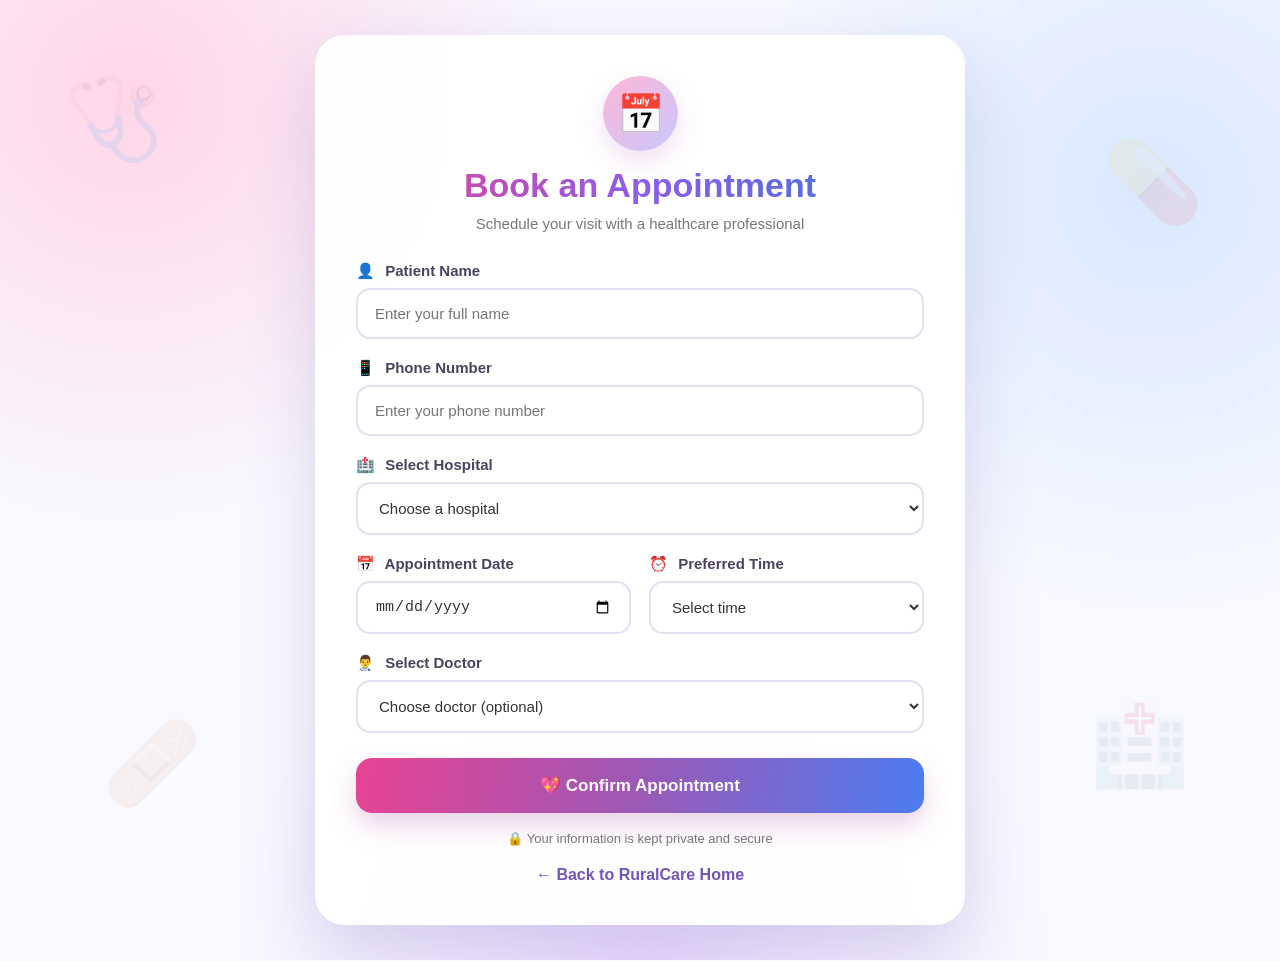
<file: templates/appointment.html>
<!DOCTYPE html>
<html lang="en">
<head>
    <meta charset="UTF-8">
    <meta name="viewport" content="width=device-width, initial-scale=1.0">

    <title>RuralCare - Book Appointment</title>

    <style>
        * {
            box-sizing: border-box;
        }

        body {
            margin: 0;
            min-height: 100vh;
            font-family: "Segoe UI", Arial, sans-serif;

            background:
                radial-gradient(circle at 10% 10%, #ffd6e8 0%, transparent 30%),
                radial-gradient(circle at 90% 20%, #d9e8ff 0%, transparent 30%),
                radial-gradient(circle at 50% 100%, #eadcff 0%, transparent 35%),
                #f8f9ff;

            display: flex;
            justify-content: center;
            align-items: center;

            padding: 35px 15px;
        }

        /* Background medical icons */

        .medical-icon {
            position: fixed;
            opacity: 0.10;
            font-size: 80px;
            pointer-events: none;
        }

        .icon1 {
            top: 8%;
            left: 5%;
        }

        .icon2 {
            top: 15%;
            right: 6%;
        }

        .icon3 {
            bottom: 10%;
            left: 8%;
        }

        .icon4 {
            bottom: 12%;
            right: 7%;
        }

        /* Main card */

        .appointment-card {
            width: 100%;
            max-width: 650px;

            background: rgba(255,255,255,0.94);

            border-radius: 30px;

            padding: 40px;

            box-shadow:
                0 25px 70px rgba(91, 75, 150, 0.20);

            position: relative;
            z-index: 2;

            border: 1px solid rgba(255,255,255,0.9);
        }

        /* Top icon */

        .top-icon {
            width: 75px;
            height: 75px;

            margin: 0 auto 15px;

            border-radius: 50%;

            display: flex;
            justify-content: center;
            align-items: center;

            font-size: 38px;

            background:
                linear-gradient(135deg, #ffb6d5, #c7c8ff);

            box-shadow:
                0 10px 25px rgba(180,100,180,0.20);
        }

        /* Heading */

        h1 {
            text-align: center;

            margin: 0;

            font-size: 34px;

            background:
                linear-gradient(
                    90deg,
                    #e84393,
                    #8e5de7,
                    #3478db
                );

            -webkit-background-clip: text;
            -webkit-text-fill-color: transparent;
        }

        .subtitle {
            text-align: center;

            color: #777;

            margin: 10px 0 30px;

            font-size: 15px;
        }

        /* Form */

        .form-group {
            margin-bottom: 20px;
        }

        label {
            display: block;

            margin-bottom: 8px;

            font-size: 15px;

            font-weight: 700;

            color: #4b4260;
        }

        label span {
            margin-right: 6px;
        }

        input,
        select {
            width: 100%;

            padding: 15px 17px;

            border-radius: 14px;

            border: 2px solid #e5dff0;

            background: #fff;

            font-size: 15px;

            color: #333;

            outline: none;

            transition: 0.25s;
        }

        input:focus,
        select:focus {

            border-color: #c65aa5;

            box-shadow:
                0 0 0 4px rgba(198,90,165,0.12);
        }

        /* Two columns */

        .row {
            display: grid;

            grid-template-columns: 1fr 1fr;

            gap: 18px;
        }

        /* Appointment button */

        .book-btn {

            width: 100%;

            border: none;

            padding: 17px;

            border-radius: 16px;

            margin-top: 5px;

            background:
                linear-gradient(
                    100deg,
                    #e84393,
                    #9b59b6,
                    #4c7cf0
                );

            color: white;

            font-size: 17px;

            font-weight: 700;

            cursor: pointer;

            box-shadow:
                0 12px 25px rgba(170,80,160,0.25);

            transition: 0.25s;
        }

        .book-btn:hover {

            transform: translateY(-3px);

            box-shadow:
                0 17px 32px rgba(170,80,160,0.32);
        }

        /* Bottom note */

        .secure {

            text-align: center;

            margin-top: 18px;

            color: #777;

            font-size: 13px;
        }

        /* Back */

        .back-home {

            display: block;

            text-align: center;

            margin-top: 20px;

            text-decoration: none;

            color: #7254b8;

            font-weight: 600;
        }

        .back-home:hover {
            text-decoration: underline;
        }

        /* Mobile */

        @media (max-width: 600px) {

            body {
                padding: 20px 12px;
            }

            .appointment-card {
                padding: 28px 20px;
            }

            h1 {
                font-size: 27px;
            }

            .row {
                grid-template-columns: 1fr;
                gap: 0;
            }

            .medical-icon {
                font-size: 50px;
            }
        }

    </style>
</head>


<body>

    <!-- Background medical decorations -->

    <div class="medical-icon icon1">🩺</div>
    <div class="medical-icon icon2">💊</div>
    <div class="medical-icon icon3">🩹</div>
    <div class="medical-icon icon4">🏥</div>


    <!-- Main Appointment Card -->

    <div class="appointment-card">

        <div class="top-icon">
            📅
        </div>


        <h1>
            Book an Appointment
        </h1>

        <div class="subtitle">
            Schedule your visit with a healthcare professional
        </div>


        <form method="POST">


            <!-- Name -->

            <div class="form-group">

                <label>
                    <span>👤</span>
                    Patient Name
                </label>

                <input
                    type="text"
                    name="name"
                    placeholder="Enter your full name"
                    required
                >

            </div>


            <!-- Phone -->

            <div class="form-group">

                <label>
                    <span>📱</span>
                    Phone Number
                </label>

                <input
                    type="tel"
                    name="phone"
                    placeholder="Enter your phone number"
                    required
                >

            </div>


            <!-- Hospital -->

            <div class="form-group">

                <label>
                    <span>🏥</span>
                    Select Hospital
                </label>

                <select name="hospital" required>

                    <option value="">
                        Choose a hospital
                    </option>

                    <option>
                        RuralCare Community Hospital
                    </option>

                    <option>
                        District Government Hospital
                    </option>

                    <option>
                        City Healthcare Centre
                    </option>

                    <option>
                        District Health Centre
                    </option>

                </select>

            </div>


            <!-- Date + Time -->

            <div class="row">

                <div class="form-group">

                    <label>
                        <span>📅</span>
                        Appointment Date
                    </label>

                    <input
                        type="date"
                        name="date"
                        required
                    >

                </div>


                <div class="form-group">

                    <label>
                        <span>⏰</span>
                        Preferred Time
                    </label>

                    <select name="time" required>

                        <option value="">
                            Select time
                        </option>

                        <option>09:00 AM</option>
                        <option>10:00 AM</option>
                        <option>11:00 AM</option>
                        <option>12:00 PM</option>
                        <option>02:00 PM</option>
                        <option>03:00 PM</option>
                        <option>04:00 PM</option>

                    </select>

                </div>

            </div>


            <!-- Doctor -->

            <div class="form-group">

                <label>
                    <span>👨‍⚕️</span>
                    Select Doctor
                </label>

                <select name="doctor">

                    <option value="">
                        Choose doctor (optional)
                    </option>

                    <option>
                        General Physician
                    </option>

                    <option>
                        Child Specialist
                    </option>

                    <option>
                        Women's Health Specialist
                    </option>

                    <option>
                        Senior Medical Officer
                    </option>

                </select>

            </div>


            <!-- Button -->

            <button
                type="submit"
                class="book-btn"
            >

                💖 Confirm Appointment

            </button>


        </form>


        <div class="secure">
            🔒 Your information is kept private and secure
        </div>


        <a
            href="/"
            class="back-home"
        >
            ← Back to RuralCare Home
        </a>

    </div>


</body>
</html>
</file>
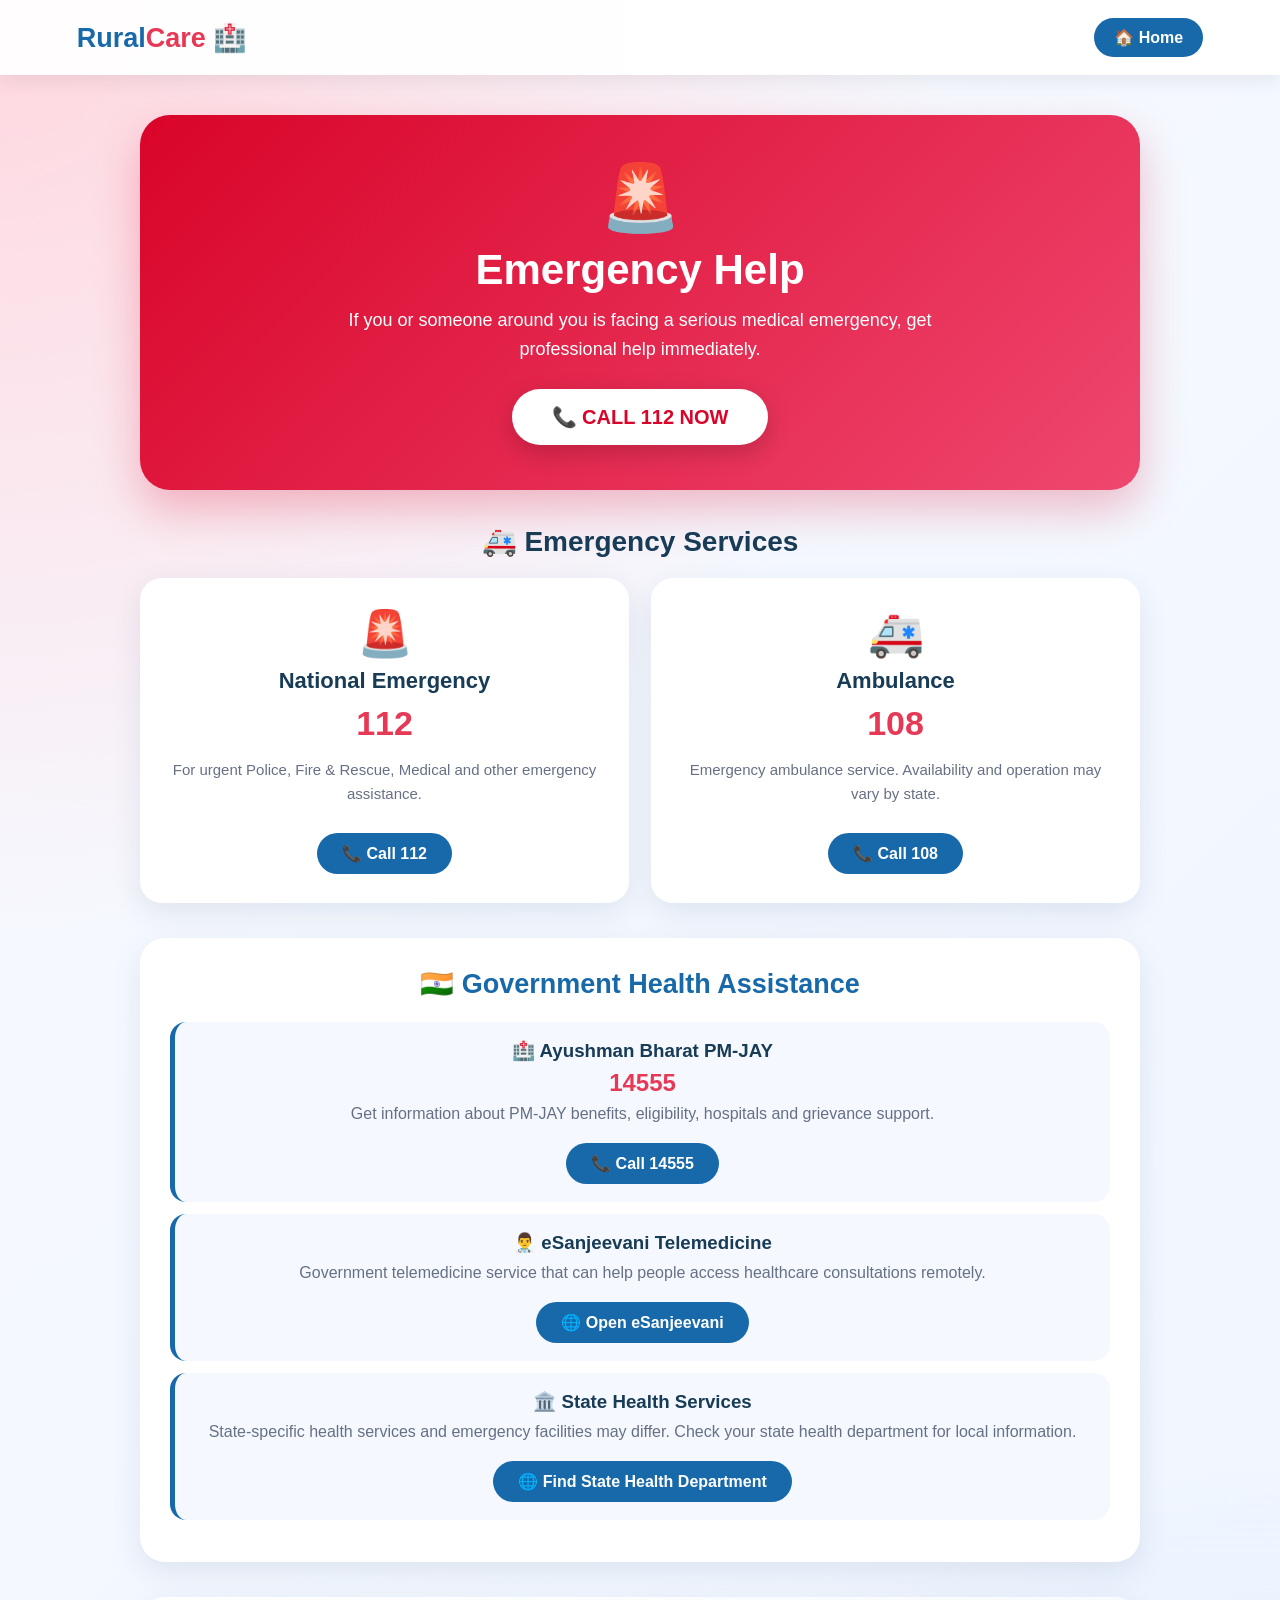
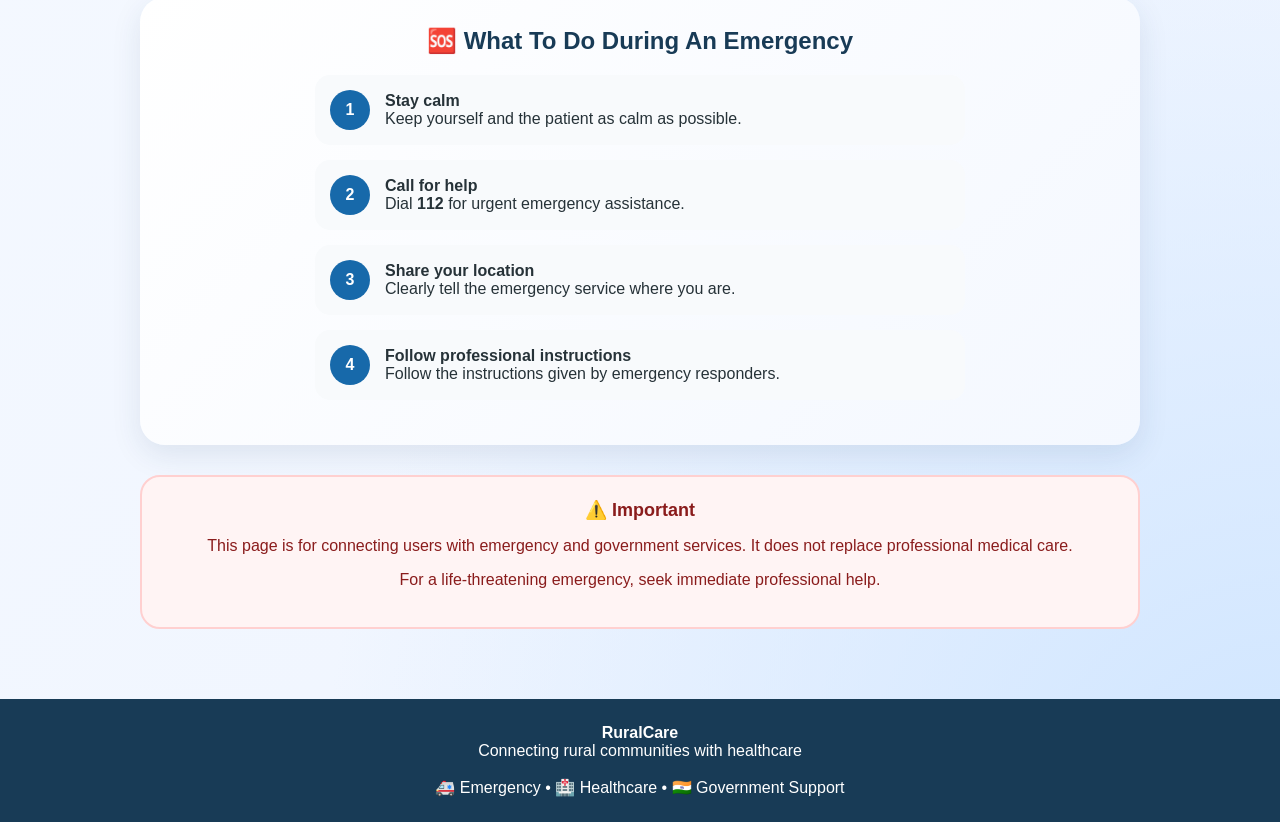
<file: templates/emergency.html>
<!DOCTYPE html>
<html lang="en">

<head>
    <meta charset="UTF-8">
    <meta name="viewport" content="width=device-width, initial-scale=1.0">

    <title>RuralCare - Emergency Help</title>

    <style>

        * {
            box-sizing: border-box;
        }

        body {
            margin: 0;
            font-family: "Segoe UI", Arial, sans-serif;

            background:
                radial-gradient(circle at top left, #ffd6df, transparent 35%),
                radial-gradient(circle at bottom right, #cfe5ff, transparent 35%),
                linear-gradient(135deg, #f8fbff, #eef4ff);

            min-height: 100vh;
            color: #263238;
        }


        /* =========================
           HEADER
        ========================= */

        header {
            background: rgba(255,255,255,0.95);

            padding: 18px 6%;

            display: flex;
            justify-content: space-between;
            align-items: center;

            box-shadow: 0 5px 20px rgba(0,0,0,0.08);

            position: sticky;
            top: 0;

            z-index: 100;
        }

        .logo {
            font-size: 27px;
            font-weight: 800;

            color: #1769aa;
        }

        .logo span {
            color: #e63956;
        }

        .home-btn {
            text-decoration: none;

            background: #1769aa;
            color: white;

            padding: 10px 20px;

            border-radius: 25px;

            font-weight: bold;

            transition: 0.3s;
        }

        .home-btn:hover {
            background: #0d4f83;
            transform: translateY(-2px);
        }


        /* =========================
           MAIN
        ========================= */

        .main {
            width: 92%;
            max-width: 1000px;

            margin: 40px auto 70px;

            text-align: center;
        }


        /* =========================
           HERO
        ========================= */

        .hero {
            background:
                linear-gradient(
                    135deg,
                    #d90429,
                    #ef476f
                );

            color: white;

            padding: 45px 25px;

            border-radius: 30px;

            box-shadow:
                0 20px 45px rgba(217,4,41,0.25);

            margin-bottom: 30px;
        }

        .hero-icon {
            font-size: 65px;

            margin-bottom: 10px;
        }

        .hero h1 {
            font-size: 42px;

            margin: 5px 0 12px;

            font-weight: 800;
        }

        .hero p {
            font-size: 18px;

            margin: 0 auto;

            max-width: 650px;

            line-height: 1.6;
        }


        /* =========================
           MAIN EMERGENCY BUTTON
        ========================= */

        .call-112 {
            display: inline-block;

            margin-top: 25px;

            padding: 16px 40px;

            background: white;

            color: #d90429;

            border-radius: 50px;

            text-decoration: none;

            font-size: 20px;

            font-weight: 800;

            box-shadow:
                0 8px 25px rgba(0,0,0,0.18);

            transition: 0.3s;
        }

        .call-112:hover {
            transform: scale(1.05);
        }


        /* =========================
           SECTION TITLE
        ========================= */

        .section-title {
            font-size: 28px;

            margin: 35px 0 20px;

            color: #183b56;

            font-weight: 800;
        }


        /* =========================
           SERVICE CARDS
        ========================= */

        .cards {
            display: grid;

            grid-template-columns:
                repeat(2, minmax(250px, 1fr));

            gap: 22px;

            margin-top: 20px;
        }

        .card {
            background: rgba(255,255,255,0.96);

            border-radius: 22px;

            padding: 28px 22px;

            box-shadow:
                0 10px 30px rgba(30,60,100,0.10);

            border: 1px solid rgba(255,255,255,0.8);

            transition: 0.3s;
        }

        .card:hover {
            transform: translateY(-6px);

            box-shadow:
                0 18px 35px rgba(30,60,100,0.16);
        }

        .card-icon {
            font-size: 45px;

            margin-bottom: 8px;
        }

        .card h3 {
            margin: 8px 0;

            font-size: 22px;

            color: #183b56;
        }

        .number {
            font-size: 34px;

            font-weight: 900;

            color: #e63956;

            margin: 10px 0;
        }

        .card p {
            color: #667085;

            line-height: 1.6;

            font-size: 15px;
        }

        .call-btn {
            display: inline-block;

            margin-top: 12px;

            padding: 11px 25px;

            border-radius: 25px;

            background: #1769aa;

            color: white;

            text-decoration: none;

            font-weight: 700;

            transition: 0.3s;
        }

        .call-btn:hover {
            background: #0d4f83;
        }


        /* =========================
           GOVERNMENT ASSISTANCE
        ========================= */

        .government {
            margin-top: 35px;

            background: white;

            padding: 30px;

            border-radius: 25px;

            box-shadow:
                0 10px 30px rgba(30,60,100,0.10);
        }

        .government h2 {
            margin-top: 0;

            color: #1769aa;

            font-size: 27px;
        }

        .gov-item {
            padding: 18px;

            margin: 12px 0;

            border-radius: 16px;

            background: #f5f9ff;

            border-left: 5px solid #1769aa;
        }

        .gov-item h3 {
            margin: 0 0 7px;

            color: #183b56;
        }

        .gov-item p {
            margin: 5px 0;

            color: #667085;

            line-height: 1.5;
        }

        .gov-number {
            font-size: 24px;

            font-weight: 800;

            color: #e63956;
        }


        /* =========================
           EMERGENCY STEPS
        ========================= */

        .steps {
            margin-top: 35px;

            background:
                linear-gradient(
                    135deg,
                    #ffffff,
                    #f4f8ff
                );

            padding: 30px;

            border-radius: 25px;

            box-shadow:
                0 10px 30px rgba(30,60,100,0.10);
        }

        .steps h2 {
            color: #183b56;

            margin-top: 0;
        }

        .step {
            display: flex;

            align-items: center;

            gap: 15px;

            margin: 15px auto;

            max-width: 650px;

            text-align: left;

            background: #f8fafc;

            padding: 15px;

            border-radius: 15px;
        }

        .step-number {
            min-width: 40px;

            height: 40px;

            border-radius: 50%;

            background: #1769aa;

            color: white;

            display: flex;

            align-items: center;

            justify-content: center;

            font-weight: 800;
        }


        /* =========================
           IMPORTANT WARNING
        ========================= */

        .warning {
            margin-top: 30px;

            padding: 22px;

            background: #fff4f4;

            border: 2px solid #ffd0d0;

            border-radius: 20px;

            color: #8a1c1c;
        }

        .warning strong {
            font-size: 18px;
        }


        /* =========================
           FOOTER
        ========================= */

        footer {
            text-align: center;

            padding: 25px;

            background: #183b56;

            color: white;

            margin-top: 40px;
        }


        /* =========================
           MOBILE
        ========================= */

        @media(max-width:700px) {

            header {
                padding: 15px 4%;
            }

            .logo {
                font-size: 22px;
            }

            .hero h1 {
                font-size: 32px;
            }

            .cards {
                grid-template-columns: 1fr;
            }

            .main {
                width: 94%;
            }

            .number {
                font-size: 30px;
            }

        }

    </style>

</head>


<body>


<!-- =========================
     HEADER
========================= -->

<header>

    <div class="logo">
        Rural<span>Care</span> 🏥
    </div>

    <a href="/" class="home-btn">
        🏠 Home
    </a>

</header>



<!-- =========================
     MAIN CONTENT
========================= -->

<div class="main">


    <!-- HERO -->

    <section class="hero">

        <div class="hero-icon">
            🚨
        </div>

        <h1>
            Emergency Help
        </h1>

        <p>
            If you or someone around you is facing a serious
            medical emergency, get professional help immediately.
        </p>

        <a href="tel:112" class="call-112">
            📞 CALL 112 NOW
        </a>

    </section>



    <!-- EMERGENCY SERVICES -->

    <h2 class="section-title">
        🚑 Emergency Services
    </h2>


    <div class="cards">


        <!-- 112 -->

        <div class="card">

            <div class="card-icon">
                🚨
            </div>

            <h3>
                National Emergency
            </h3>

            <div class="number">
                112
            </div>

            <p>
                For urgent Police, Fire & Rescue,
                Medical and other emergency assistance.
            </p>

            <a href="tel:112" class="call-btn">
                📞 Call 112
            </a>

        </div>



        <!-- 108 -->

        <div class="card">

            <div class="card-icon">
                🚑
            </div>

            <h3>
                Ambulance
            </h3>

            <div class="number">
                108
            </div>

            <p>
                Emergency ambulance service.
                Availability and operation may vary by state.
            </p>

            <a href="tel:108" class="call-btn">
                📞 Call 108
            </a>

        </div>


    </div>



    <!-- GOVERNMENT HELP -->

    <div class="government">

        <h2>
            🇮🇳 Government Health Assistance
        </h2>


        <!-- AYUSHMAN -->

        <div class="gov-item">

            <h3>
                🏥 Ayushman Bharat PM-JAY
            </h3>

            <div class="gov-number">
                14555
            </div>

            <p>
                Get information about PM-JAY benefits,
                eligibility, hospitals and grievance support.
            </p>

            <a
                href="tel:14555"
                class="call-btn">
                📞 Call 14555
            </a>

        </div>



        <!-- ESANJEEVANI -->

        <div class="gov-item">

            <h3>
                👨‍⚕️ eSanjeevani Telemedicine
            </h3>

            <p>
                Government telemedicine service that can
                help people access healthcare consultations
                remotely.
            </p>

            <a
                href="https://esanjeevani.mohfw.gov.in/"
                target="_blank"
                class="call-btn">
                🌐 Open eSanjeevani
            </a>

        </div>



        <!-- STATE SERVICES -->

        <div class="gov-item">

            <h3>
                🏛️ State Health Services
            </h3>

            <p>
                State-specific health services and emergency
                facilities may differ. Check your state health
                department for local information.
            </p>

            <a
                href="https://www.mohfw.gov.in/state-health-department"
                target="_blank"
                class="call-btn">
                🌐 Find State Health Department
            </a>

        </div>


    </div>



    <!-- WHAT TO DO -->

    <div class="steps">

        <h2>
            🆘 What To Do During An Emergency
        </h2>


        <div class="step">

            <div class="step-number">
                1
            </div>

            <div>
                <strong>Stay calm</strong><br>
                Keep yourself and the patient as calm as possible.
            </div>

        </div>



        <div class="step">

            <div class="step-number">
                2
            </div>

            <div>
                <strong>Call for help</strong><br>
                Dial <b>112</b> for urgent emergency assistance.
            </div>

        </div>



        <div class="step">

            <div class="step-number">
                3
            </div>

            <div>
                <strong>Share your location</strong><br>
                Clearly tell the emergency service where you are.
            </div>

        </div>



        <div class="step">

            <div class="step-number">
                4
            </div>

            <div>
                <strong>Follow professional instructions</strong><br>
                Follow the instructions given by emergency responders.
            </div>

        </div>


    </div>



    <!-- WARNING -->

    <div class="warning">

        <strong>
            ⚠️ Important
        </strong>

        <p>
            This page is for connecting users with emergency
            and government services. It does not replace
            professional medical care.
        </p>

        <p>
            For a life-threatening emergency, seek immediate
            professional help.
        </p>

    </div>


</div>



<!-- =========================
     FOOTER
========================= -->

<footer>

    <strong>
        RuralCare
    </strong>

    <br>

    Connecting rural communities with healthcare

    <br><br>

    🚑 Emergency • 🏥 Healthcare • 🇮🇳 Government Support

</footer>


</body>

</html>
</file>
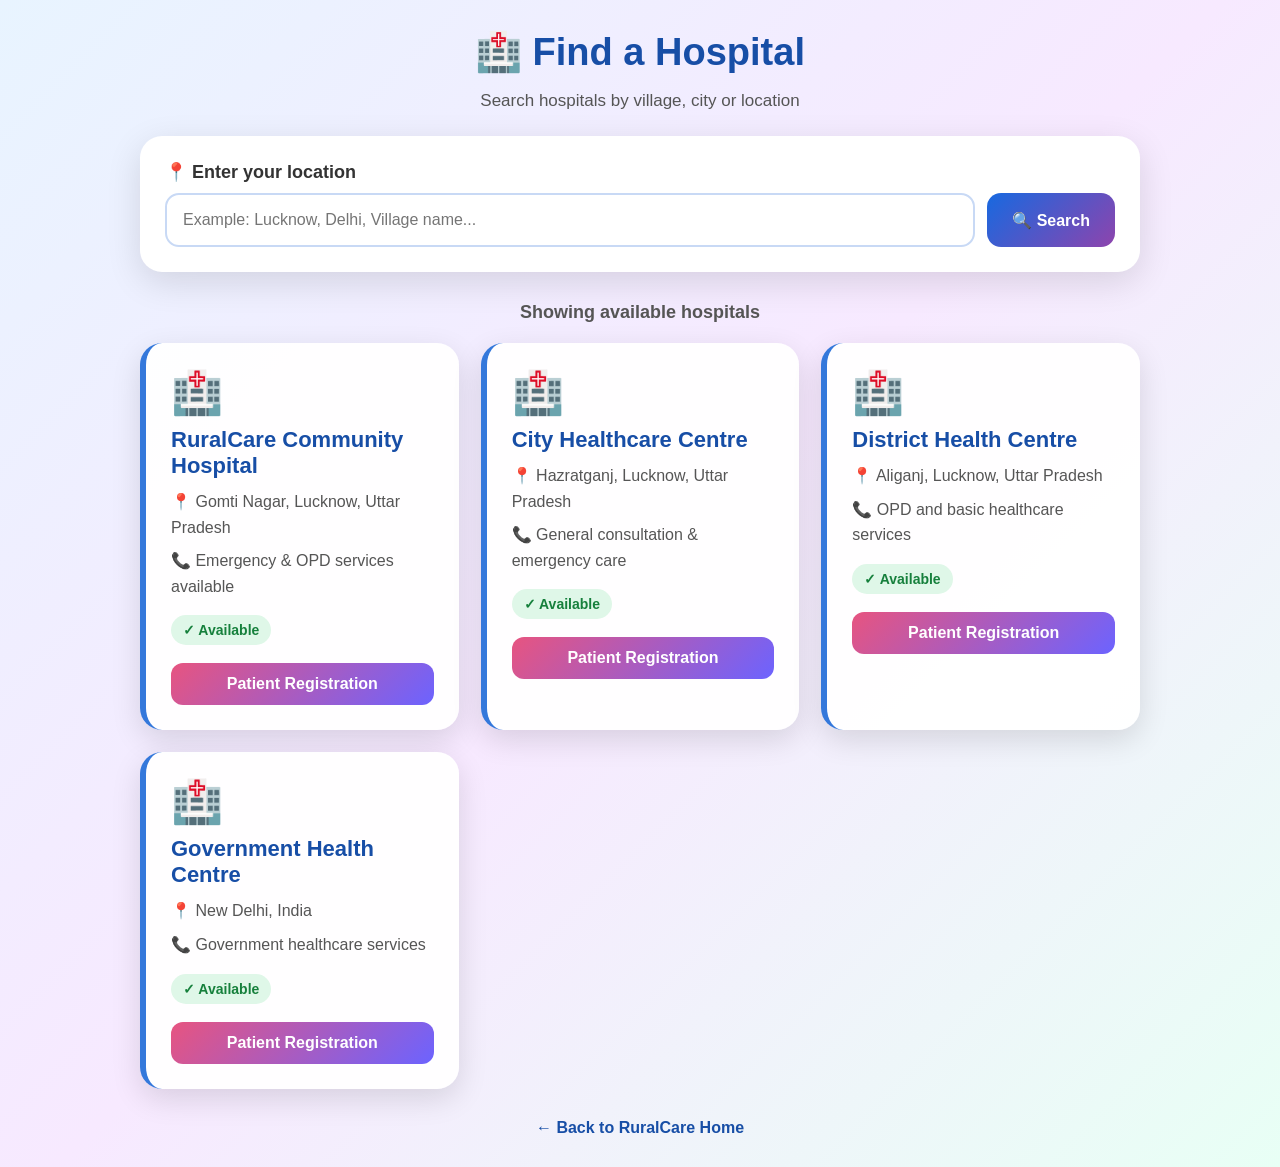
<file: templates/hospitals.html>
<!DOCTYPE html>
<html lang="en">
<head>
    <meta charset="UTF-8">
    <meta name="viewport" content="width=device-width, initial-scale=1.0">

    <title>Find Hospital - RuralCare</title>

    <style>
        * {
            box-sizing: border-box;
        }

        body {
            margin: 0;
            font-family: Arial, sans-serif;
            min-height: 100vh;

            background:
                linear-gradient(135deg, #e8f4ff, #f7e9ff, #e8fff5);

            padding: 30px 15px;
        }

        .page {
            width: 95%;
            max-width: 1000px;
            margin: auto;
        }

        /* HEADER */
        .header {
            text-align: center;
            margin-bottom: 25px;
        }

        .header h1 {
            font-size: 38px;
            margin: 0;
            color: #174ea6;
        }

        .header p {
            color: #555;
            font-size: 17px;
        }

        /* SEARCH BOX */
        .search-box {
            background: white;
            padding: 25px;
            border-radius: 22px;

            box-shadow: 0 10px 35px rgba(0,0,0,0.12);

            margin-bottom: 30px;
        }

        .search-box label {
            display: block;
            font-size: 18px;
            font-weight: bold;
            margin-bottom: 10px;
            color: #333;
        }

        .search-row {
            display: flex;
            gap: 12px;
        }

        .search-row input {
            flex: 1;

            padding: 16px;

            border: 2px solid #c8d9f5;
            border-radius: 14px;

            font-size: 16px;

            outline: none;
        }

        .search-row input:focus {
            border-color: #3478db;
            box-shadow: 0 0 0 4px rgba(52,120,219,0.12);
        }

        .search-row button {
            padding: 15px 25px;

            border: none;
            border-radius: 14px;

            background: linear-gradient(135deg, #1769e0, #8e44ad);

            color: white;

            font-size: 16px;
            font-weight: bold;

            cursor: pointer;
        }

        .search-row button:hover {
            transform: translateY(-2px);
        }

        /* RESULTS */
        #resultMessage {
            text-align: center;
            font-size: 18px;
            font-weight: bold;
            color: #555;
            margin-bottom: 20px;
        }

        .hospital-list {
            display: grid;

            grid-template-columns:
                repeat(auto-fit, minmax(280px, 1fr));

            gap: 22px;
        }

        /* HOSPITAL CARD */
        .hospital-card {
            background: rgba(255,255,255,0.97);

            border-radius: 22px;

            padding: 25px;

            box-shadow:
                0 10px 30px rgba(0,0,0,0.12);

            border-left: 6px solid #3478db;

            transition: 0.25s;
        }

        .hospital-card:hover {
            transform: translateY(-6px);

            box-shadow:
                0 18px 40px rgba(0,0,0,0.18);
        }

        .hospital-icon {
            font-size: 42px;
        }

        .hospital-card h2 {
            color: #174ea6;
            margin: 10px 0;
            font-size: 22px;
        }

        .hospital-card p {
            color: #555;
            line-height: 1.6;
            margin: 8px 0;
        }

        .available {
            display: inline-block;

            background: #dff7e8;
            color: #16803c;

            padding: 7px 12px;

            border-radius: 20px;

            font-size: 14px;
            font-weight: bold;

            margin-top: 8px;
        }

        .book-btn {
            display: block;

            text-align: center;

            margin-top: 18px;

            padding: 12px;

            border-radius: 12px;

            background: linear-gradient(
                135deg,
                #e75480,
                #6c63ff
            );

            color: white;

            text-decoration: none;

            font-weight: bold;
        }

        .book-btn:hover {
            opacity: 0.9;
        }

        .back {
            display: block;

            text-align: center;

            margin-top: 30px;

            color: #174ea6;

            text-decoration: none;

            font-weight: bold;
        }

        /* MOBILE */
        @media(max-width:600px) {

            .header h1 {
                font-size: 29px;
            }

            .search-row {
                flex-direction: column;
            }

            .search-row button {
                width: 100%;
            }
        }
    </style>
</head>

<body>

<div class="page">

    <!-- HEADER -->

    <div class="header">

        <h1>🏥 Find a Hospital</h1>

        <p>
            Search hospitals by village, city or location
        </p>

    </div>


    <!-- SEARCH -->

    <div class="search-box">

        <label>
            📍 Enter your location
        </label>

        <div class="search-row">

            <input
                type="text"
                id="searchInput"
                placeholder="Example: Lucknow, Delhi, Village name..."
            >

            <button onclick="searchHospitals()">
                🔍 Search
            </button>

        </div>

    </div>


    <!-- MESSAGE -->

    <div id="resultMessage">
        Showing available hospitals
    </div>


    <!-- HOSPITALS -->

    <div class="hospital-list" id="hospitalList">


        <div
            class="hospital-card"
            data-location="lucknow gomti nagar uttar pradesh"
        >

            <div class="hospital-icon">
                🏥
            </div>

            <h2>RuralCare Community Hospital</h2>

            <p>
                📍 Gomti Nagar, Lucknow, Uttar Pradesh
            </p>

            <p>
                📞 Emergency & OPD services available
            </p>

            <span class="available">
                ✓ Available
            </span>

            <a href="/register" class="book-btn">
                Patient Registration
            </a>

        </div>


        <div
            class="hospital-card"
            data-location="lucknow hazratganj uttar pradesh"
        >

            <div class="hospital-icon">
                🏥
            </div>

            <h2>City Healthcare Centre</h2>

            <p>
                📍 Hazratganj, Lucknow, Uttar Pradesh
            </p>

            <p>
                📞 General consultation & emergency care
            </p>

            <span class="available">
                ✓ Available
            </span>

            <a href="/register" class="book-btn">
                Patient Registration
            </a>

        </div>


        <div
            class="hospital-card"
            data-location="lucknow aliganj uttar pradesh"
        >

            <div class="hospital-icon">
                🏥
            </div>

            <h2>District Health Centre</h2>

            <p>
                📍 Aliganj, Lucknow, Uttar Pradesh
            </p>

            <p>
                📞 OPD and basic healthcare services
            </p>

            <span class="available">
                ✓ Available
            </span>

            <a href="/register" class="book-btn">
                Patient Registration
            </a>

        </div>


        <div
            class="hospital-card"
            data-location="delhi india"
        >

            <div class="hospital-icon">
                🏥
            </div>

            <h2>Government Health Centre</h2>

            <p>
                📍 New Delhi, India
            </p>

            <p>
                📞 Government healthcare services
            </p>

            <span class="available">
                ✓ Available
            </span>

            <a href="/register" class="book-btn">
                Patient Registration
            </a>

        </div>


    </div>


    <a href="/" class="back">
        ← Back to RuralCare Home
    </a>

</div>


<script>

function searchHospitals() {

    /* Get what user typed */

    let searchText =
        document.getElementById("searchInput")
        .value
        .toLowerCase()
        .trim();


    /* Get all hospital cards */

    let hospitals =
        document.querySelectorAll(".hospital-card");


    let count = 0;


    /* Check every hospital */

    hospitals.forEach(function(hospital) {

        let location =
            hospital
            .getAttribute("data-location")
            .toLowerCase();


        /*
        If search is empty
        OR location contains search text
        */

        if (
            searchText === "" ||
            location.includes(searchText)
        ) {

            hospital.style.display = "block";

            count++;

        } else {

            hospital.style.display = "none";

        }

    });


    /* Show result message */

    let message =
        document.getElementById("resultMessage");


    if (count === 0) {

        message.innerHTML =
            "❌ No hospital found for this location.";

    } else {

        message.innerHTML =
            "🏥 " + count +
            " hospital(s) available near your search.";

    }

}


/* Search when pressing ENTER */

document
.getElementById("searchInput")
.addEventListener("keydown", function(event) {

    if (event.key === "Enter") {

        searchHospitals();

    }

});

</script>

</body>
</html>
</file>
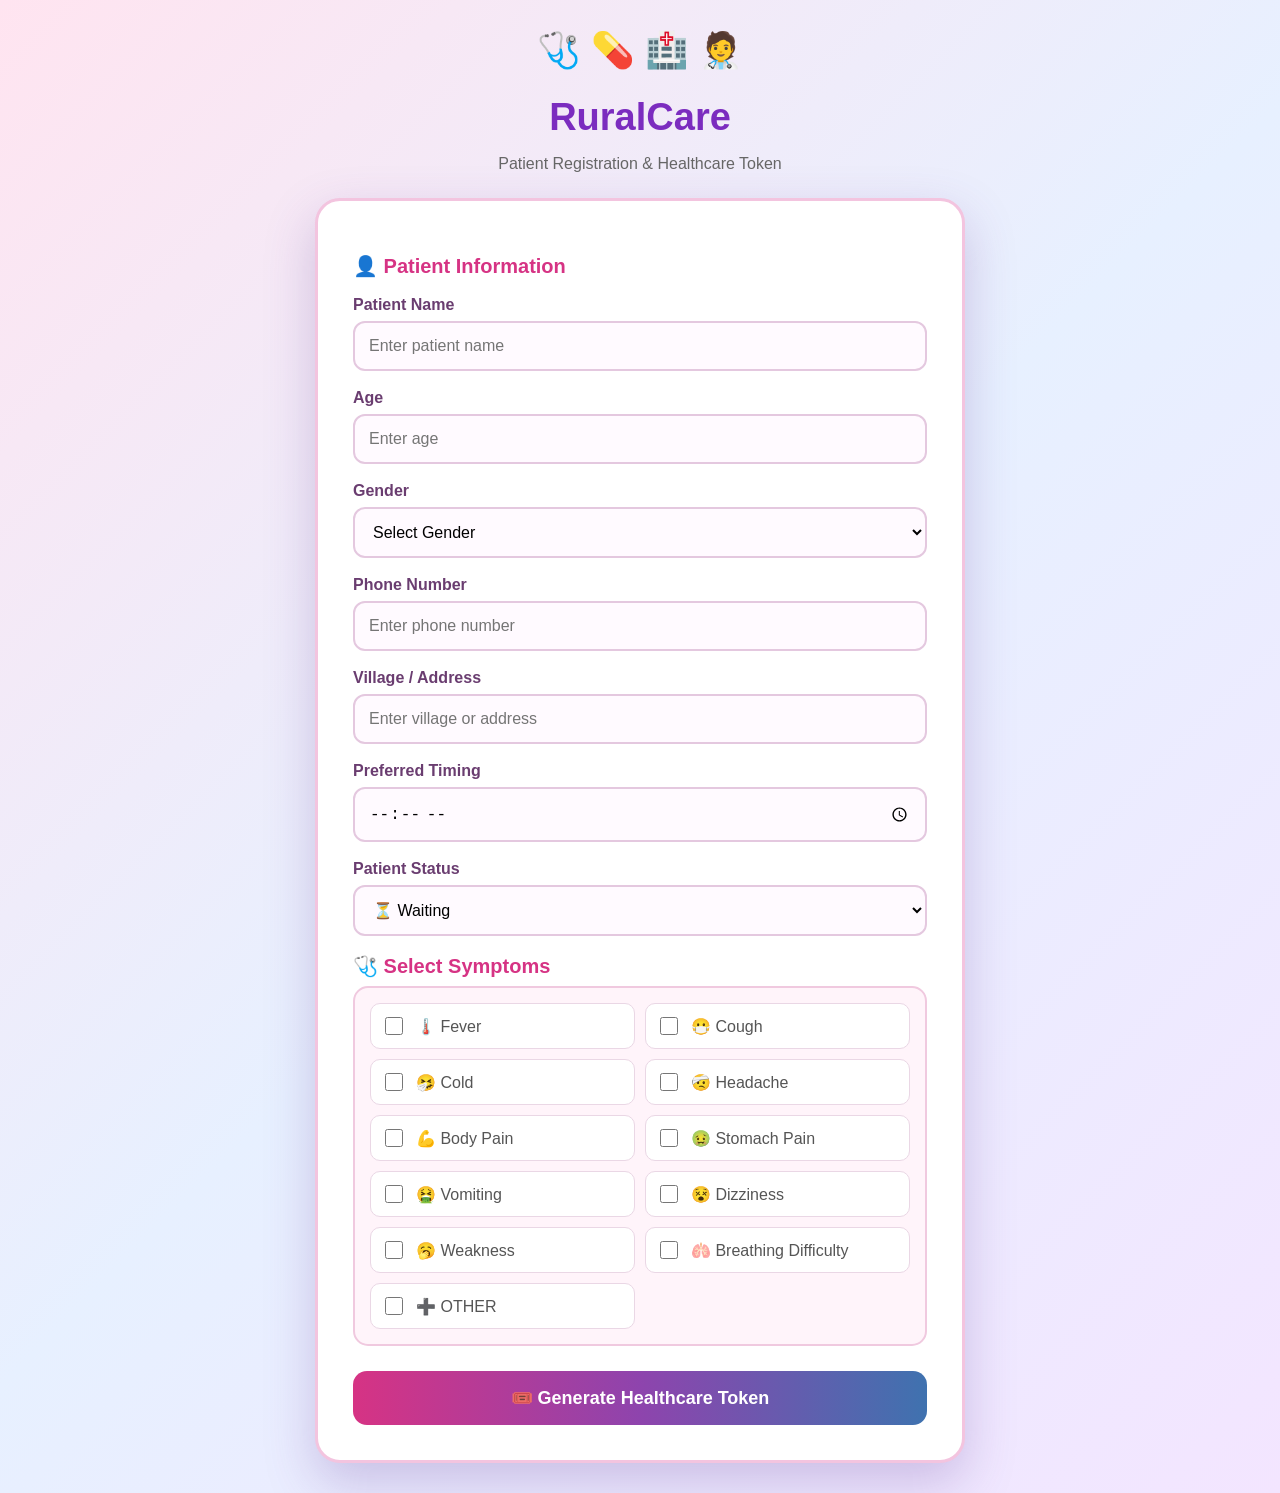
<file: templates/register.html>
<!DOCTYPE html>
<html lang="en">
<head>
    <meta charset="UTF-8">
    <meta name="viewport" content="width=device-width, initial-scale=1.0">

    <title>RuralCare Patient Registration</title>

    <style>
        * {
            box-sizing: border-box;
        }

        body {
            margin: 0;
            min-height: 100vh;
            font-family: Arial, sans-serif;

            background: linear-gradient(
                135deg,
                #ffe4f0,
                #e7f0ff,
                #f3e5ff
            );

            display: flex;
            justify-content: center;
            align-items: center;

            padding: 30px;
        }

        .page {
            width: 100%;
            max-width: 650px;
        }

        .title {
            text-align: center;
            color: #7b2cbf;
            font-size: 38px;
            margin-bottom: 8px;
        }

        .subtitle {
            text-align: center;
            color: #666;
            margin-bottom: 25px;
        }

        .card {
            background: white;
            padding: 35px;
            border-radius: 25px;

            box-shadow:
                0 20px 50px rgba(100, 60, 150, 0.25);

            border: 3px solid #f3c4df;
        }

        .section-title {
            font-size: 20px;
            font-weight: bold;
            color: #d63384;

            margin-top: 18px;
            margin-bottom: 8px;
        }

        label {
            display: block;
            font-weight: bold;
            color: #6a3d70;
            margin-bottom: 7px;
            margin-top: 18px;
        }

        input,
        select {
            width: 100%;
            padding: 14px;

            border: 2px solid #e4c8df;
            border-radius: 12px;

            font-size: 16px;
            outline: none;
            background: #fffaff;
        }

        input:focus,
        select:focus {
            border-color: #d63384;

            box-shadow:
                0 0 0 4px rgba(214, 51, 132, 0.12);
        }

        /* SYMPTOMS */

        .symptoms-box {
            display: grid;
            grid-template-columns: 1fr 1fr;
            gap: 10px;

            background: #fff4fa;
            padding: 15px;

            border-radius: 15px;
            border: 2px solid #f0c9df;
        }

        .symptom {
            display: flex;
            align-items: center;

            gap: 10px;

            padding: 10px;

            background: white;

            border-radius: 10px;

            border: 1px solid #ead7e5;
        }

        .symptom input {
            width: 18px;
            height: 18px;
        }

        .symptom label {
            margin: 0;
            color: #555;
            font-weight: normal;
        }

        .button {
            width: 100%;

            margin-top: 25px;

            padding: 16px;

            border: none;
            border-radius: 14px;

            background: linear-gradient(
                90deg,
                #d63384,
                #8e44ad,
                #3f72af
            );

            color: white;

            font-size: 18px;
            font-weight: bold;

            cursor: pointer;
        }

        .button:hover {
            transform: scale(1.02);
        }

        .medical-icons {
            text-align: center;
            font-size: 35px;
            margin-bottom: 10px;
        }

        @media(max-width:600px) {

            .title {
                font-size: 28px;
            }

            .card {
                padding: 22px;
            }

            .symptoms-box {
                grid-template-columns: 1fr;
            }
        }
    </style>
</head>

<body>

<div class="page">

    <div class="medical-icons">
        🩺 💊 🏥 🧑‍⚕️
    </div>

    <h1 class="title">
        RuralCare
    </h1>

    <p class="subtitle">
        Patient Registration & Healthcare Token
    </p>

    <div class="card">

        <form method="POST">

            <div class="section-title">
                👤 Patient Information
            </div>

            <label>Patient Name</label>

            <input
                type="text"
                name="name"
                placeholder="Enter patient name"
                required
            >


            <label>Age</label>

            <input
                type="number"
                name="age"
                min="0"
                max="120"
                placeholder="Enter age"
                required
            >


            <label>Gender</label>

            <select name="gender" required>

                <option value="">
                    Select Gender
                </option>

                <option value="Female">
                    👩 Female
                </option>

                <option value="Male">
                    👨 Male
                </option>

                <option value="Other">
                    Other
                </option>

            </select>


            <label>Phone Number</label>

            <input
                type="text"
                name="phone"
                placeholder="Enter phone number"
            >


            <label>Village / Address</label>

            <input
                type="text"
                name="village"
                placeholder="Enter village or address"
            >
            <label>Preferred Timing</label>

            <input
                type="time"
                name="timing"
            >
            <label>Patient Status</label>

<select name="status">

    <option value="Waiting" selected>
        ⏳ Waiting
    </option>

    <option value="In Consultation">
        🩺 In Consultation
    </option>

    <option value="Completed">
        ✅ Completed
    </option>

    <option value="Emergency">
        🚨 Emergency
    </option>

    <option value="Cancelled">
        ❌ Cancelled
    </option>

</select>

            <div class="section-title">
                🩺 Select Symptoms
            </div>

            <div class="symptoms-box">

                <div class="symptom">
                    <input type="checkbox"
                           name="symptoms"
                           value="Fever"
                           id="fever">
                    <label for="fever">🌡️ Fever</label>
                </div>

                <div class="symptom">
                    <input type="checkbox"
                           name="symptoms"
                           value="Cough"
                           id="cough">
                    <label for="cough">😷 Cough</label>
                </div>

                <div class="symptom">
                    <input type="checkbox"
                           name="symptoms"
                           value="Cold"
                           id="cold">
                    <label for="cold">🤧 Cold</label>
                </div>

                <div class="symptom">
                    <input type="checkbox"
                           name="symptoms"
                           value="Headache"
                           id="headache">
                    <label for="headache">🤕 Headache</label>
                </div>

                <div class="symptom">
                    <input type="checkbox"
                           name="symptoms"
                           value="Body Pain"
                           id="bodypain">
                    <label for="bodypain">💪 Body Pain</label>
                </div>

                <div class="symptom">
                    <input type="checkbox"
                           name="symptoms"
                           value="Stomach Pain"
                           id="stomach">
                    <label for="stomach">🤢 Stomach Pain</label>
                </div>

                <div class="symptom">
                    <input type="checkbox"
                           name="symptoms"
                           value="Vomiting"
                           id="vomiting">
                    <label for="vomiting">🤮 Vomiting</label>
                </div>

                <div class="symptom">
                    <input type="checkbox"
                           name="symptoms"
                           value="Dizziness"
                           id="dizziness">
                    <label for="dizziness">😵 Dizziness</label>
                </div>

                <div class="symptom">
                    <input type="checkbox"
                           name="symptoms"
                           value="Weakness"
                           id="weakness">
                    <label for="weakness">🥱 Weakness</label>
                </div>

                <div class="symptom">
                    <input type="checkbox"
                           name="symptoms"
                           value="Breathing Difficulty"
                           id="breathing">
                    <label for="breathing">🫁 Breathing Difficulty</label>
                </div>
                <div class="symptom">
                    <input type="checkbox"
                           name="symptoms"
                           value="Other"
                           id="Other">
                    <label for="Other">➕ OTHER</label>
                </div>

            </div>


            <button
                type="submit"
                class="button">

                🎟️ Generate Healthcare Token

            </button>

        </form>

    </div>

</div>

</body>
</html>
</file>
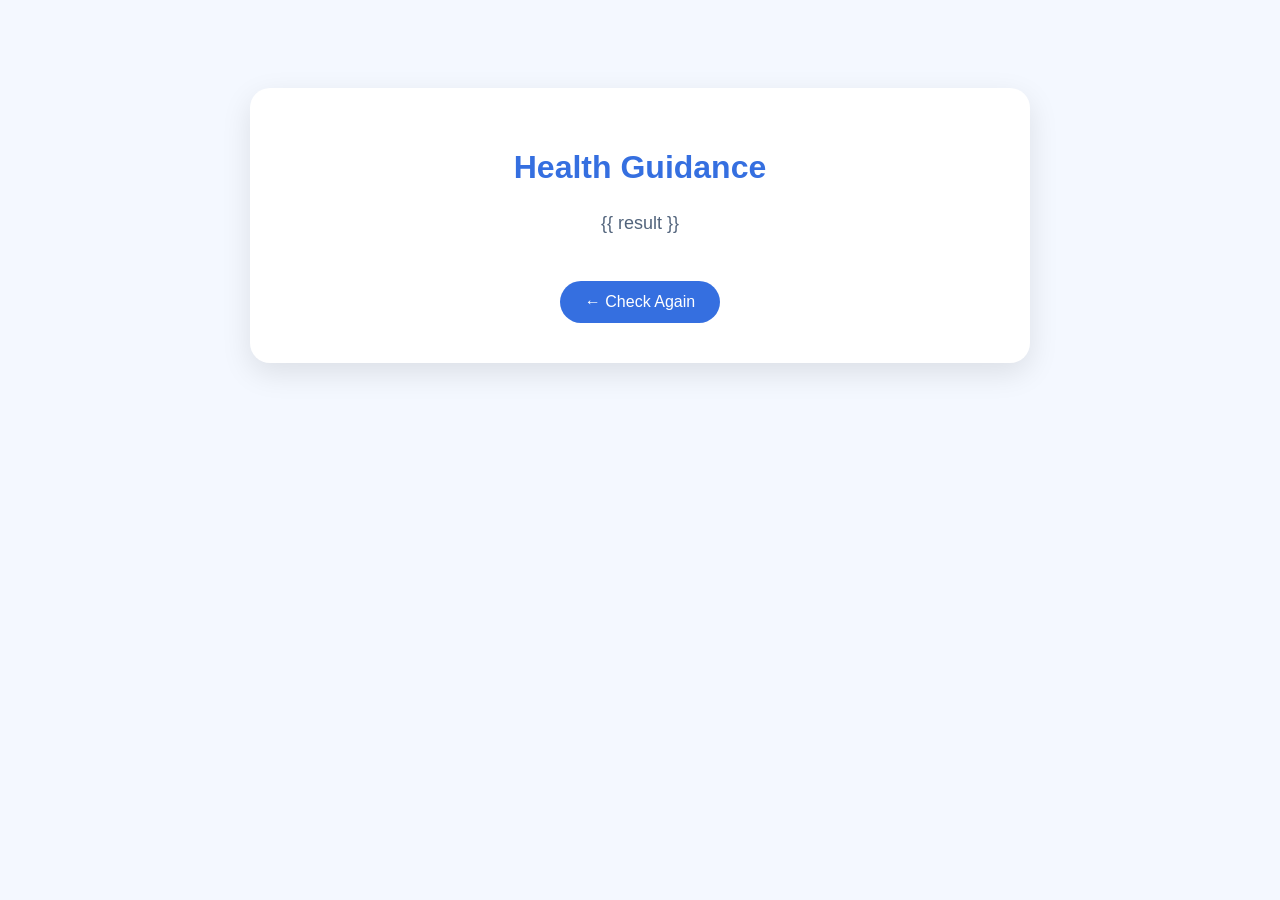
<file: templates/result.html>
<!DOCTYPE html>
<html lang="en">

<head>
    <meta charset="UTF-8">

    <meta name="viewport" content="width=device-width, initial-scale=1.0">

    <title>RuralCare | Result</title>

    <style>

        body {
            font-family: Arial, sans-serif;
            background: #f4f8ff;
            text-align: center;
            padding: 80px 20px;
        }

        .result-box {
            max-width: 700px;
            margin: auto;
            background: white;
            padding: 40px;
            border-radius: 20px;
            box-shadow: 0 10px 30px rgba(0,0,0,0.1);
        }

        h1 {
            color: #356fe0;
        }

        p {
            font-size: 18px;
            line-height: 1.7;
            color: #52647c;
        }

        a {
            display: inline-block;
            margin-top: 25px;
            padding: 12px 25px;
            background: #356fe0;
            color: white;
            text-decoration: none;
            border-radius: 30px;
        }

    </style>
</head>

<body>

    <div class="result-box">

        <h1>Health Guidance</h1>

        <p>
            {{ result }}
        </p>

        <a href="/symptoms">
            ← Check Again
        </a>

    </div>

</body>

</html>
</file>
